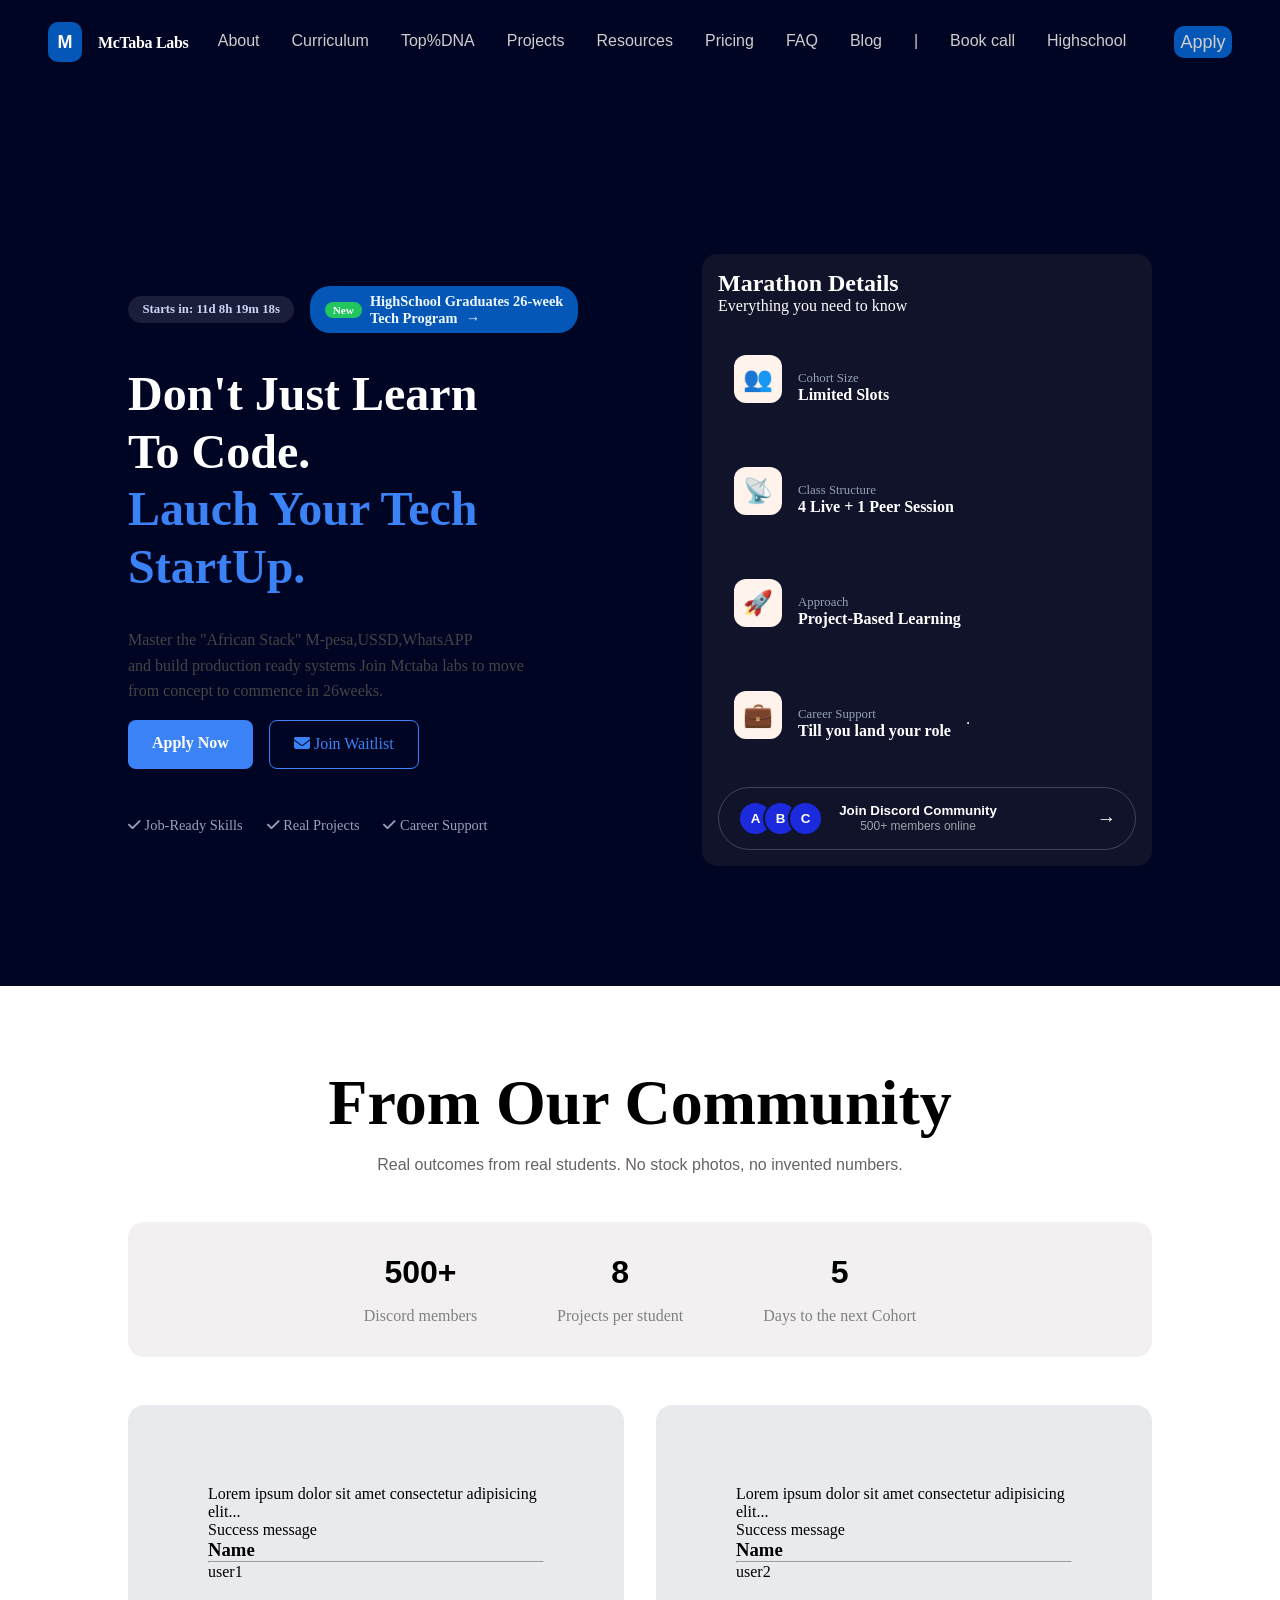
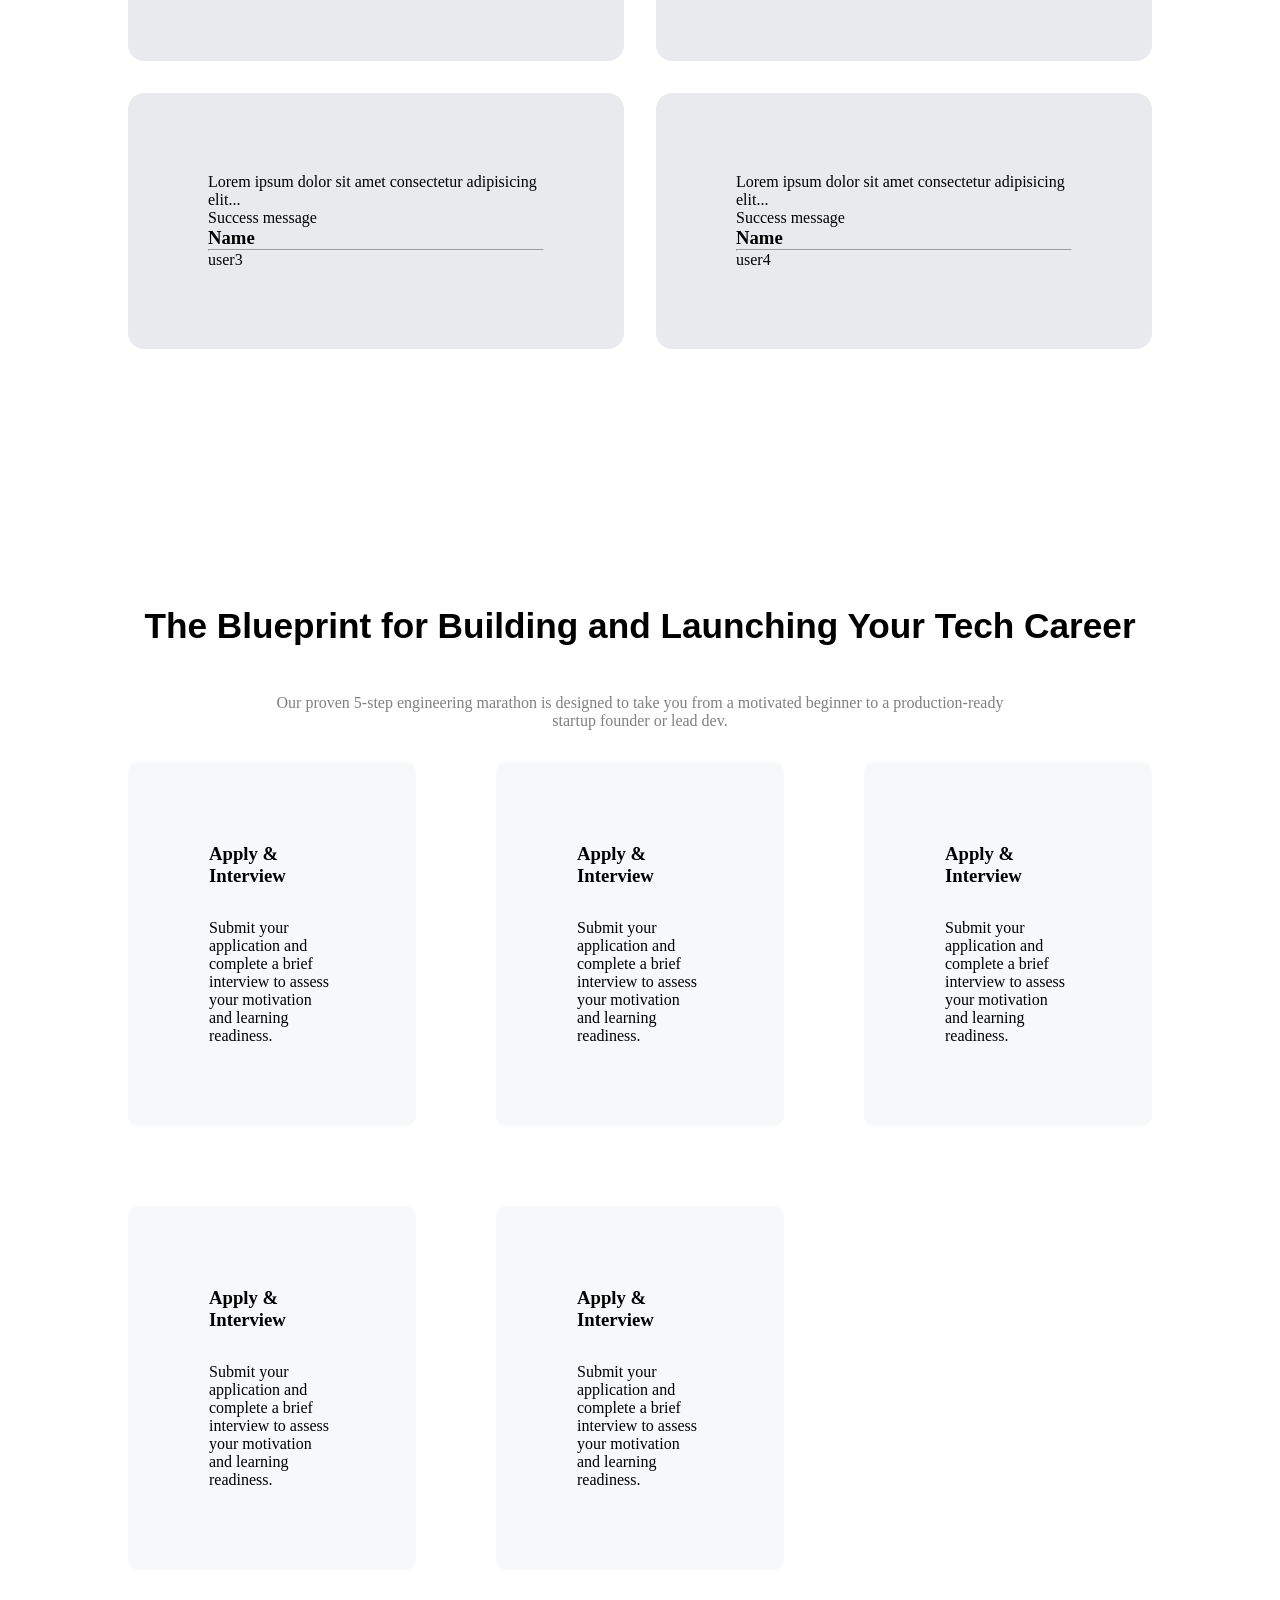
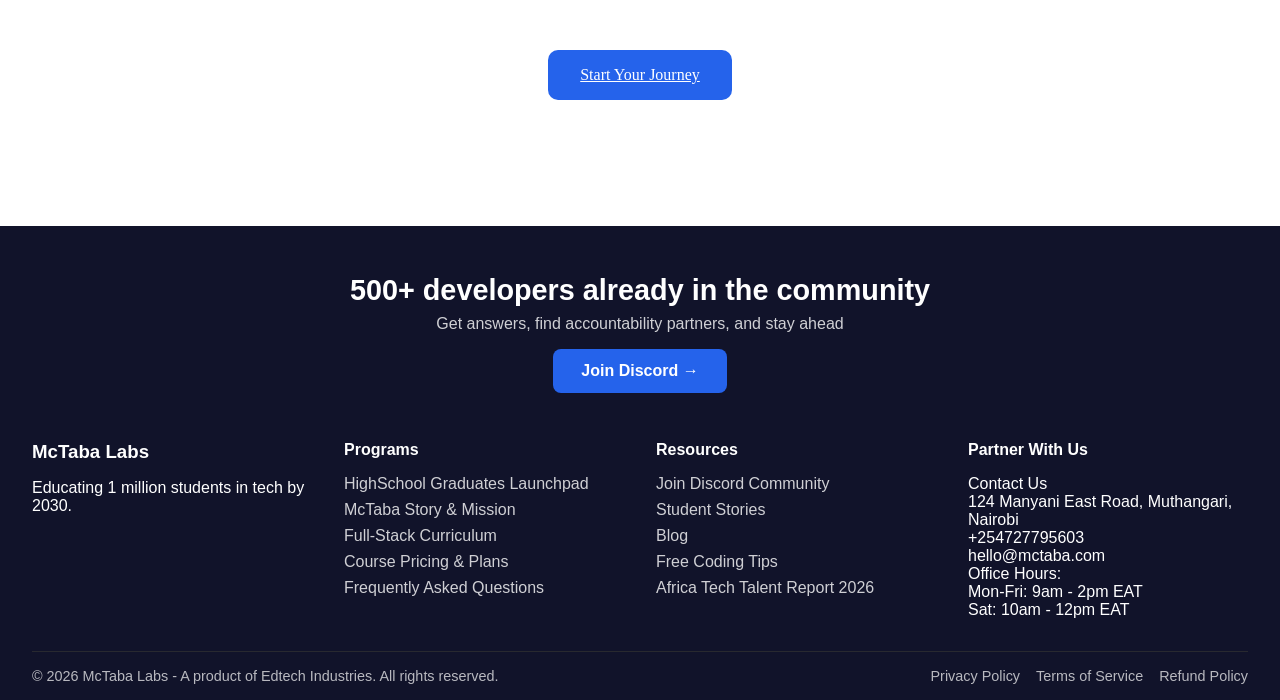
<file: index.html>
<!DOCTYPE html>
<html lang="en">
<head>
    <meta charset="UTF-8">
    <meta name="viewport" content="width=device-width, initial-scale=1.0">
    <title>Recreated Website Page</title>
    <link rel="stylesheet" href="https://cdnjs.cloudflare.com/ajax/libs/font-awesome/6.5.0/css/all.min.css">
    <link rel="stylesheet" href="styles.css">
</head>
<body>
    <header>
        <nav class="nav">
            <span class="logo"> <a href="#" class="McTaba">M</a>McTaba Labs</span>
            <ul class="nav-links">
                <li><a href="#">About</a></li>
                 <li><a href="#">Curriculum</a></li>
                  <li><a href="#">Top%DNA</a></li>
                   <li><a href="#">Projects</a></li>
                    <li><a href="#">Resources</a></li>
                     <li><a href="#">Pricing</a></li>
                      <li><a href="#">FAQ</a></li>
                       <li><a href="#">Blog</a></li>
                        <li><a href="#">|</a></li>
                         <li><a href="#">Book call</a></li>
                          <li><a href="highschool.html">Highschool</a></li>
                           <li><a href="#" class="btn-apply">Apply</a></li>
            </ul>
        </nav>
    </header>
    <main>
        <section class="hero">
                <div class="hero-tag">

                <article class="hero-right">

                    <div class="highlight">

                    <p class="countdown">Starts in: 11d 8h 19m 18s</p>

                
                    <div class="program-title">
                        <span class="badge">New</span>
                    <a href="#" class="Highschool">HighSchool Graduates 26-week <br>
                         Tech Program</a>
                    </div>

                    </div>

                    <h1 class="h1">
                        Don't Just Learn <br>To Code.<br>
                        <span class="span-text">
                            Lauch Your Tech <br> StartUp.
                        </span>
                    </h1>

                    <p class="description">
                        Master the "African Stack" M-pesa,USSD,WhatsAPP <br> and build production ready systems
                        Join Mctaba labs to move <br> from concept to commence in 26weeks.
                    </p>

                    <div class="cta-buttons">
                        <a href="#" class="cta-apply">Apply Now</a>
                        <a href="#" class="cta-join">
                            <i class="fa-solid fa-envelope"></i> Join Waitlist
                        </a>
                    </div>

                    <div class="highlights">
                        <span><i class="fas fa-check"></i> Job-Ready Skills</span>
                        <span><i class="fas fa-check"></i> Real Projects</span>
                        <span><i class="fas fa-check"></i> Career Support</span>
                    </div>

                </article>
            </div>

            <article class="hero-left">
                
                <h2>Marathon Details</h2>

                <p class="subtitle">Everything you need to know</p>

                <div class="hero-icons">

                    <div class="icon-item">
                        <span class="icon">👥</span>
                        <div>
                            <p>Cohort Size</p>
                            <h3>Limited Slots</h3>
                        </div>
                    </div>

                    <div class="icon-item">
                        <span class="icon">📡</span>
                        <div>
                            <p>Class Structure</p>
                            <h3>4 Live + 1 Peer Session</h3>
                        </div>
                    </div>

                    <div class="icon-item">
                        <span class="icon">🚀</span>
                        <div>
                            <p>Approach</p>
                            <h3>Project-Based Learning</h3>
                        </div>
                    </div>

                    <div class="icon-item">
                        <span class="icon">💼</span>
                        <div>
                            <p>Career Support</p>
                            <h3>Till you land your role</h3>
                        </div>

                        <hr>
                    </div>

                <button class="community-btn">
                <div class="letters">
                    <span class="letter a">A</span>
                    <span class="letter b">B</span>
                    <span class="letter c">C</span>
                </div>

                <div class="text">
                    <strong>Join Discord Community</strong>
                    <small>500+ members online</small>
                </div>

                <span class="arrow">→</span>
               </button>


                </div>

            </article>

            </div>
        </section>

<!-- community section -->
        <section class="community">

            <div class="community-tag">

            <h2 class="title">From Our Community</h2>

            <p class="para1">Real outcomes from real students. No stock photos, no invented numbers.</p>

            </div>

            <div class="community-stats">
                <div class="stat">
                    <h3>500+</h3>
                    <p>Discord members</p>
                </div>

                 <div class="stat">
                    <h3>8</h3>
                    <p>Projects per student</p>
                </div>


                 <div class="stat">
                    <h3>5</h3>
                    <p>Days to the next Cohort</p>
                </div>

                </div>

                <div class="testimonials">

                <article class="card">
                    <p>Lorem ipsum dolor sit amet consectetur adipisicing elit...</p>
                    <span>Success message</span>
                    <div class="user">
                        <h3>Name</h3>
                        <hr>
                        <p>user1</p>
                    </div>
                </article>

                <article class="card">
                    <p>Lorem ipsum dolor sit amet consectetur adipisicing elit...</p>
                    <span>Success message</span>
                    <div class="user">
                        <h3>Name</h3>
                        <hr>
                        <p>user2</p>
                    </div>
                </article>

                <article class="card">
                    <p>Lorem ipsum dolor sit amet consectetur adipisicing elit...</p>
                    <span>Success message</span>
                    <div class="user">
                        <h3>Name</h3>
                        <hr>
                        <p>user3</p>
                    </div>
                </article>

                <article class="card">
                    <p>Lorem ipsum dolor sit amet consectetur adipisicing elit...</p>
                    <span>Success message</span>
                    <div class="user">
                        <h3>Name</h3>
                        <hr>
                        <p>user4</p>
                    </div>
                </article>

            </div>

        </section>

        <!-- blueprint section -->
         <section class="blueprint">
            <div class="blueprint-header">
                <h2 class="h2">The Blueprint for Building and Launching Your Tech Career</h2>
                <p class="para2">Our proven 5-step engineering marathon is designed to take you from a motivated beginner to a production-ready <br>startup founder or lead dev.</p>
            </div>

            <div class="blueprint-cards">

            <div class="cards-b">
                <article class="cardb">
                    <h3>Apply & Interview</h3>
                    <p>Submit your application and complete a brief interview to assess your motivation and learning readiness.</p>
                </article>
            </div>

              <div class="cards-b">
                <article class="cardb">
                    <h3>Apply & Interview</h3>
                    <p>Submit your application and complete a brief interview to assess your motivation and learning readiness.</p>
                </article>


                
            </div>


              <div class="cards-b">
                <article class="cardb">
                    <h3>Apply & Interview</h3>
                    <p>Submit your application and complete a brief interview to assess your motivation and learning readiness.</p>
                </article>


                
            </div>

              <div class="cards-b">
                <article class="cardb">
                    <h3>Apply & Interview</h3>
                    <p>Submit your application and complete a brief interview to assess your motivation and learning readiness.</p>
                </article>


                
            </div>

              <div class="cards-b">
                <article class="cardb">
                    <h3>Apply & Interview</h3>
                    <p>Submit your application and complete a brief interview to assess your motivation and learning readiness.</p>
                </article>


                
            </div>

            </div>
            <a href="#" class="start">Start Your Journey</a>
         </section>


         <!-- footer section -->

        <footer class="footer">
            
            <div class="footer-cta">
                <h2>500+ developers already in the community</h2>
                <p>Get answers, find accountability partners, and stay ahead</p>
                <a href="#" class="btn-discord">Join Discord →</a>
            </div>

            
            <div class="footer-content">
                
                <div class="footer-col">
                <h3>McTaba Labs</h3>
                <p>Educating 1 million students in tech by 2030.</p>
                </div>

                <div class="footer-col">
                <h4>Programs</h4>
                <ul>
                    <li>HighSchool Graduates Launchpad</li>
                    <li>McTaba Story & Mission</li>
                    <li>Full-Stack Curriculum</li>
                    <li>Course Pricing & Plans</li>
                    <li>Frequently Asked Questions</li>
                </ul>
                </div>

                <div class="footer-col">
                <h4>Resources</h4>
                <ul>
                    <li>Join Discord Community</li>
                    <li>Student Stories</li>
                    <li>Blog</li>
                    <li>Free Coding Tips</li>
                    <li>Africa Tech Talent Report 2026</li>
                </ul>
                </div>

        
                <div class="footer-col">
                <h4>Partner With Us</h4>
                <p>Contact Us</p>
                <p>124 Manyani East Road, Muthangari, Nairobi</p>
                <p>+254727795603</p>
                <p>hello@mctaba.com</p>
                <p>Office Hours:</p>
                <p>Mon-Fri: 9am - 2pm EAT</p>
                <p>Sat: 10am - 12pm EAT</p>
                </div>
            </div>


            <div class="footer-bottom">
                <p>© 2026 McTaba Labs - A product of Edtech Industries. All rights reserved.</p>
                <ul>
                <li>Privacy Policy</li>
                <li>Terms of Service</li>
                <li>Refund Policy</li>
                </ul>
            </div>
            </footer>


    </main>
</body>
</html>
</file>
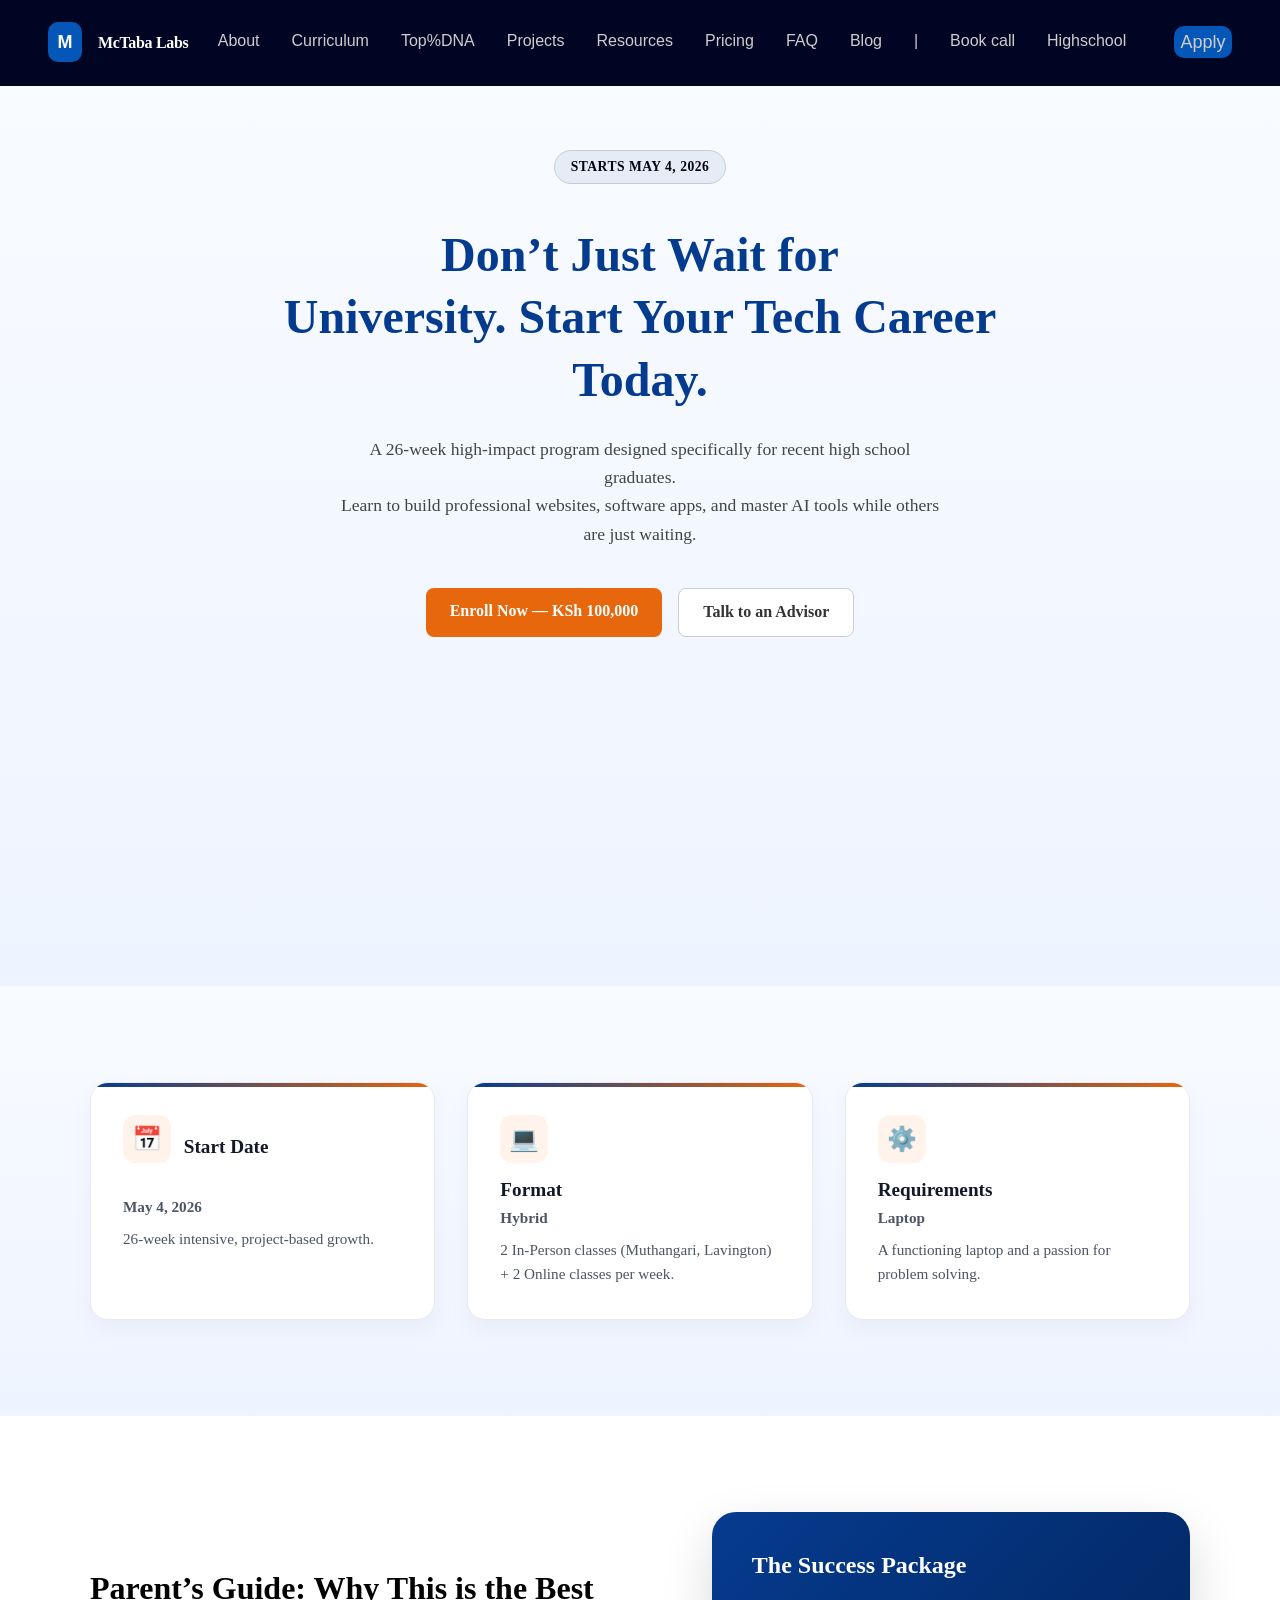
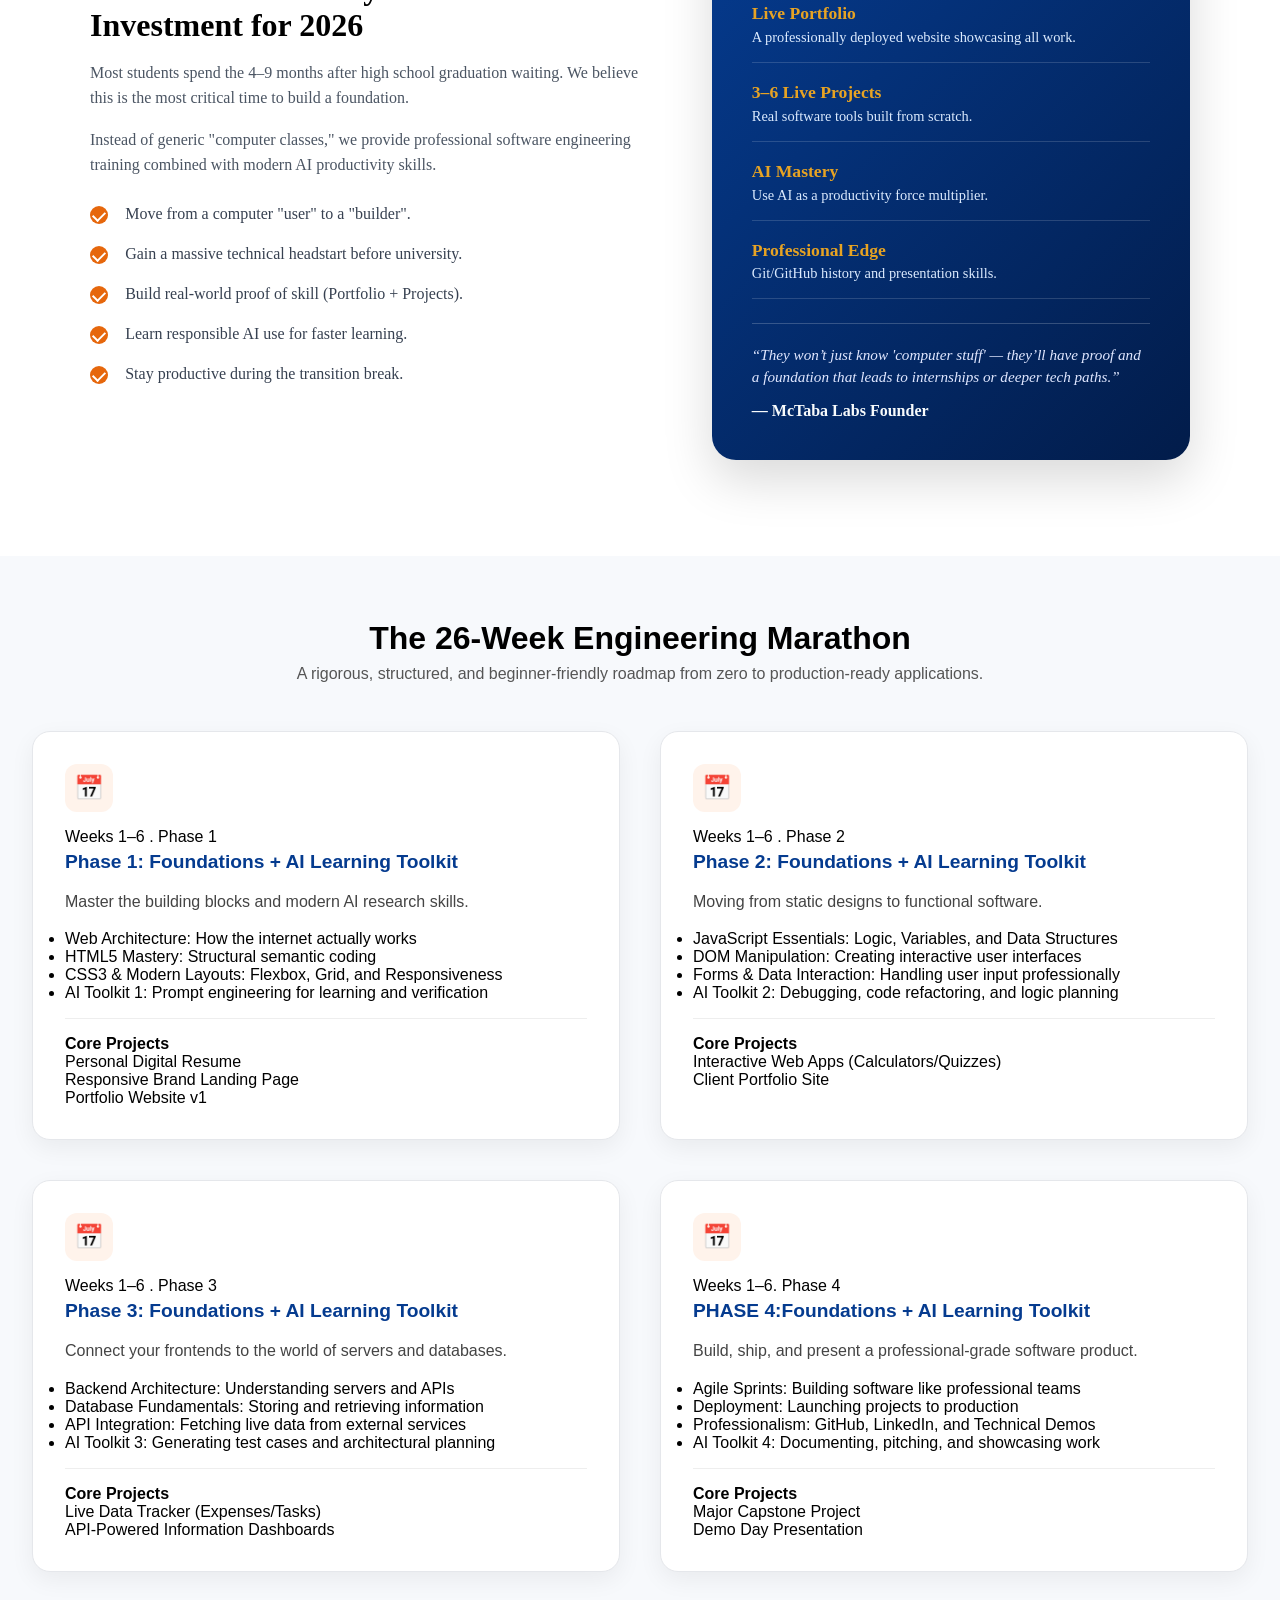
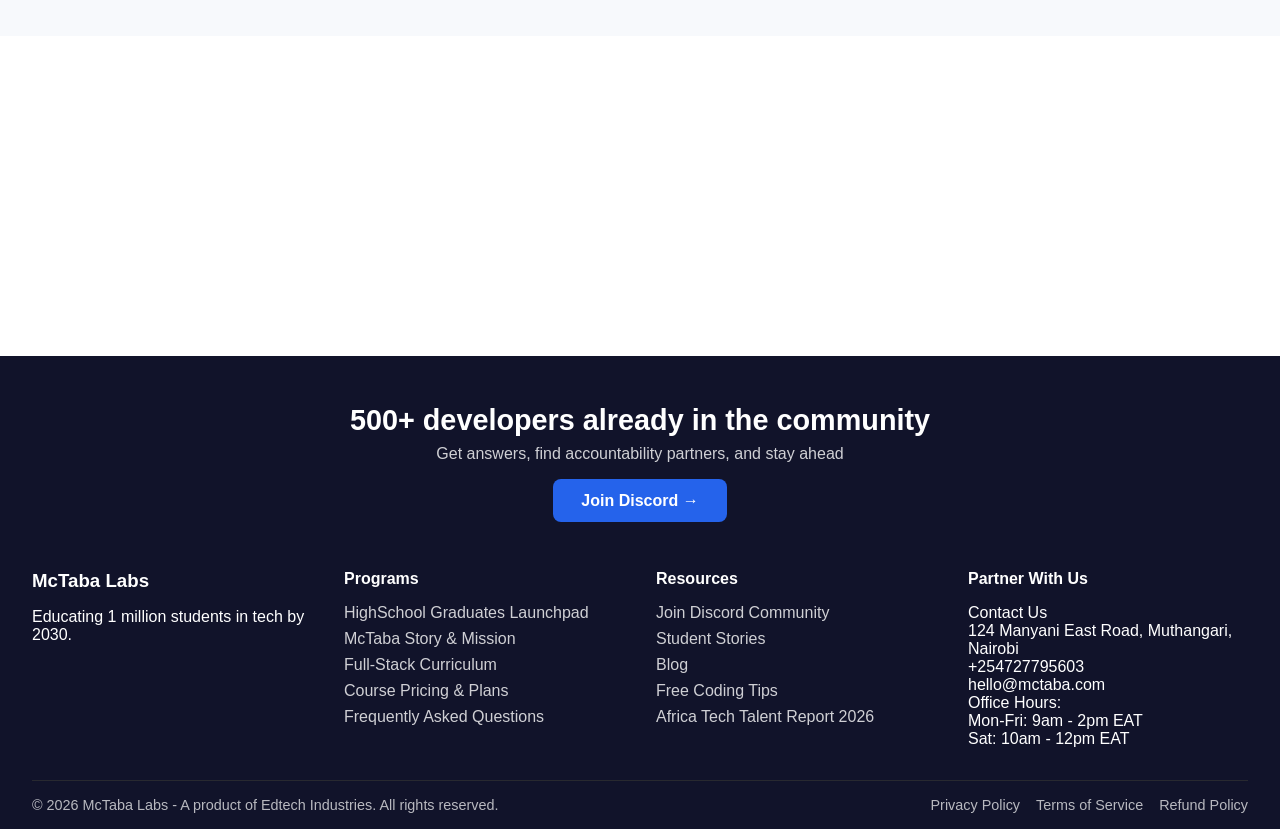
<file: highschool.html>
<!DOCTYPE html>
<html lang="en">
<head>
    <meta charset="UTF-8">
    <meta name="viewport" content="width=device-width, initial-scale=1.0">
    <title>HighSchool</title>
      <link rel="stylesheet" href="https://cdnjs.cloudflare.com/ajax/libs/font-awesome/6.5.0/css/all.min.css">
      <link rel="stylesheet" href="styles.css">

      <header>
        <nav class="nav">
            <span class="logo"> <a href="#" class="McTaba">M</a>McTaba Labs</span>
            <ul class="nav-links">
                <li><a href="#">About</a></li>
                 <li><a href="#">Curriculum</a></li>
                  <li><a href="#">Top%DNA</a></li>
                   <li><a href="#">Projects</a></li>
                    <li><a href="#">Resources</a></li>
                     <li><a href="#">Pricing</a></li>
                      <li><a href="#">FAQ</a></li>
                       <li><a href="#">Blog</a></li>
                        <li><a href="#">|</a></li>
                         <li><a href="#">Book call</a></li>
                          <li><a href="#">Highschool</a></li>
                           <li><a href="#" class="btn-apply">Apply</a></li>
            </ul>
        </nav>
    </header>

    <main>
        <section class="hero-highsch">
            <a href="#" class="btn-startdate">STARTS MAY 4, 2026</a>
            <span class="donotwait">
                Don’t Just Wait for  <br> University.
                Start Your Tech Career <br> Today.
            </span>

            <p>A 26-week high-impact program designed specifically for recent high school graduates. <br>Learn to build professional websites, software apps, and master AI tools while others are just waiting.</p>

            <div class="hero-buttons">
            <a href="#" class="enroll">Enroll Now — KSh 100,000</a>
            <a href="#" class="Advice">Talk to an Advisor</a>
            </div>

        </section>


        <section class="program-details">

            <div class="details-container">

                <article class="detail-card">
                
                 <header>
                    <div class="icon">📅</div>
                    <h3>Start Date</h3>
                 </header>

                <p class="highlight">May 4, 2026</p>
                <p>26-week intensive, project-based growth.</p>

                </article>

                <article class="detail-card">
                    <div class="icon">💻</div>
                    <h3>Format</h3>
                    <p class="highlight">Hybrid</p>
                    <p>2 In-Person classes (Muthangari, Lavington) + 2 Online classes per week.</p>
                </article>

                <article class="detail-card">
                    <div class="icon">⚙️</div>
                    <h3>Requirements</h3>
                    <p class="highlight">Laptop</p>
                    <p>A functioning laptop and a passion for problem solving.</p>
                </article>

            </div>

        </section>



            <section class="parents-guide">

                <div class="guide-wrapper">

        
                    <div class="guide-left">
                        <h2>Parent’s Guide: Why This is the Best Investment for 2026</h2>

                        <p>
                            Most students spend the 4–9 months after high school graduation waiting. 
                            We believe this is the most critical time to build a foundation.
                        </p>

                        <p>
                            Instead of generic "computer classes," we provide professional software engineering training 
                            combined with modern AI productivity skills.
                        </p>

                        
                    <ul class="benefits-list">

                        <li>Move from a computer "user" to a "builder".</li>
                        <li>Gain a massive technical headstart before university.</li>
                        <li>Build real-world proof of skill (Portfolio + Projects).</li>
                        <li>Learn responsible AI use for faster learning.</li>
                        <li>Stay productive during the transition break.</li>
                    </ul>

                    </div>


                     <div class="guide-right">

                        <h3>The Success Package</h3>

                        <article class="package-item">
                            <h4>Live Portfolio</h4>
                            <p>A professionally deployed website showcasing all work.</p>
                        </article>

                        <article class="package-item">
                            <h4>3–6 Live Projects</h4>
                            <p>Real software tools built from scratch.</p>
                        </article>

                        <article class="package-item">
                            <h4>AI Mastery</h4>
                            <p>Use AI as a productivity force multiplier.</p>
                        </article>

                        <article class="package-item">
                            <h4>Professional Edge</h4>
                            <p>Git/GitHub history and presentation skills.</p>
                        </article>

                        <div class="package-quote">
                            <p>
                                “They won’t just know 'computer stuff' — they’ll have proof and a foundation that leads to internships or deeper tech paths.”
                            </p>
                            <span class="founder">— McTaba Labs Founder</span>
                        </div>

                    </div>

                </div>

            </section>


                <section class="roadmap-section">

                <h2 class="section-title">The 26-Week Engineering Marathon</h2>
                <p class="section-subtitle">
                    A rigorous, structured, and beginner-friendly roadmap from zero to production-ready applications.
                </p>


                <div class="roadmap-grid">

                
                    <article class="phase-card">
                        <header>
                            <div class="icon">📅</div>
                            <span class="weeks">Weeks 1–6 . Phase 1</span>
                            <h4> Phase 1: Foundations + AI Learning Toolkit</h4>
                        </header>

                        <p class="description">
                            Master the building blocks and modern AI research skills.
                        </p>

                        <ul class="topics">
                            <li>Web Architecture: How the internet actually works</li>
                            <li>HTML5 Mastery: Structural semantic coding</li>
                            <li>CSS3 & Modern Layouts: Flexbox, Grid, and Responsiveness</li>
                            <li>AI Toolkit 1: Prompt engineering for learning and verification</li>
                        </ul>

                        <div class="projects">
                            <strong>Core Projects</strong>
                            <p>Personal Digital Resume</p>
                            <p>Responsive Brand Landing Page</p>
                            <p>Portfolio Website v1</p>
                        </div>
                    </article>

                    <article class="phase-card">
                        <header>
                            <div class="icon">📅</div>
                            <span class="weeks">Weeks 1–6 . Phase 2</span>
                
                            <h4>Phase 2: Foundations + AI Learning Toolkit</h4>
                        </header>

                        <p class="description">
                            Moving from static designs to functional software.
                        </p>

                        <ul class="topics">
                            <li>JavaScript Essentials: Logic, Variables, and Data Structures</li>
                            <li>DOM Manipulation: Creating interactive user interfaces</li>
                            <li>Forms & Data Interaction: Handling user input professionally</li>
                            <li>AI Toolkit 2: Debugging, code refactoring, and logic planning</li>
                        </ul>

                        <div class="projects">
                            <strong>Core Projects</strong>
                            <p>Interactive Web Apps (Calculators/Quizzes)</p>
                            <p>Client Portfolio Site</p>
                        </div>
                    </article>

                    
                    <article class="phase-card">

                        <header>
                        <div class="icon">📅</div>
                        <span class="weeks">Weeks 1–6 . Phase 3</span>
                        <h4>Phase 3: Foundations + AI Learning Toolkit</h4>
                    </header>
                        

                        <p class="description">
                            Connect your frontends to the world of servers and databases.
                        </p>

                        <ul class="topics">
                            <li>Backend Architecture: Understanding servers and APIs</li>
                            <li>Database Fundamentals: Storing and retrieving information</li>
                            <li>API Integration: Fetching live data from external services</li>
                            <li>AI Toolkit 3: Generating test cases and architectural planning</li>
                        </ul>

                        <div class="projects">
                            <strong>Core Projects</strong>
                            <p>Live Data Tracker (Expenses/Tasks)</p>
                            <p>API-Powered Information Dashboards</p>
                        </div>
                    </article>

        
                    <article class="phase-card">

                            <header>
                            <div class="icon">📅</div>
                            <span class="weeks">Weeks 1–6. Phase 4</span>
                            <h4>PHASE 4:Foundations + AI Learning Toolkit</h4>
                        </header>

                        <p class="description">
                            Build, ship, and present a professional-grade software product.
                        </p>

                        <ul class="topics">
                            <li>Agile Sprints: Building software like professional teams</li>
                            <li>Deployment: Launching projects to production</li>
                            <li>Professionalism: GitHub, LinkedIn, and Technical Demos</li>
                            <li>AI Toolkit 4: Documenting, pitching, and showcasing work</li>
                        </ul>

                        <div class="projects">
                            <strong>Core Projects</strong>
                            <p>Major Capstone Project</p>
                            <p>Demo Day Presentation</p>
                        </div>
                    </article>

                </div>

            </section>


            <footer class="footer">
        
            <div class="footer-cta">
                <h2>500+ developers already in the community</h2>
                <p>Get answers, find accountability partners, and stay ahead</p>
                <a href="#" class="btn-discord">Join Discord →</a>
            </div>

            
            <div class="footer-content">
                
                <div class="footer-col">
                <h3>McTaba Labs</h3>
                <p>Educating 1 million students in tech by 2030.</p>
                </div>

                
                <div class="footer-col">
                <h4>Programs</h4>
                <ul>
                    <li>HighSchool Graduates Launchpad</li>
                    <li>McTaba Story & Mission</li>
                    <li>Full-Stack Curriculum</li>
                    <li>Course Pricing & Plans</li>
                    <li>Frequently Asked Questions</li>
                </ul>
                </div>

                
                <div class="footer-col">
                <h4>Resources</h4>
                <ul>
                    <li>Join Discord Community</li>
                    <li>Student Stories</li>
                    <li>Blog</li>
                    <li>Free Coding Tips</li>
                    <li>Africa Tech Talent Report 2026</li>
                </ul>
                </div>

                
                <div class="footer-col">
                <h4>Partner With Us</h4>
                <p>Contact Us</p>
                <p>124 Manyani East Road, Muthangari, Nairobi</p>
                <p>+254727795603</p>
                <p>hello@mctaba.com</p>
                <p>Office Hours:</p>
                <p>Mon-Fri: 9am - 2pm EAT</p>
                <p>Sat: 10am - 12pm EAT</p>
                </div>
            </div>

            
            <div class="footer-bottom">
                <p>© 2026 McTaba Labs - A product of Edtech Industries. All rights reserved.</p>
                <ul>
                <li>Privacy Policy</li>
                <li>Terms of Service</li>
                <li>Refund Policy</li>
                </ul>
            </div>
            </footer>
            



    </main>


</head>
<body>
    
</body>
</html>
</file>
<file: styles.css>
*{
    padding: 0;
    margin: 0;
    box-sizing: border-box;

}
.nav{
    position: sticky;
    display: flex;
    justify-content: space-between;
    align-items: center;
    z-index: 100;
    border-bottom: 1px solid #010524;
    padding: 2rem;
    background-color: #010524;
}
.logo{
    font-weight:bold;
    letter-spacing: -0.02em;
    font-family:Cambria, Cochin, Georgia, Times, 'Times New Roman', serif;
    color: white;
    font-weight: bolder;
}
.McTaba{
    background-color: rgb(4, 87, 182);
    padding: 0.6rem;
    border-radius: 10px;
    margin: 1rem;
    color: white;
    text-decoration: none;
    font-size: large;
    font-family: 'Lucida Sans', 'Lucida Sans Regular', 'Lucida Grande', 'Lucida Sans Unicode', Geneva, Verdana, sans-serif;
    font-weight:bold;
    
}

.nav-links{
    display: flex;
    position: relative;
    list-style: none;
    gap: 2rem;

}
.nav-links a{
    text-decoration: none;
    transition: 0.3s ease;
    color: rgb(207, 205, 205);
    font-family:'Trebuchet MS', 'Lucida Sans Unicode', 'Lucida Grande', 'Lucida Sans', Arial, sans-serif;
}
.btn-apply{
    background-color: rgb(4, 87, 182);
    padding: 0.4rem;
    border-radius: 10px;
    margin: 1rem;
    color: white;
    text-decoration: none;
    font-size: large;

}
.nav-links a:hover{
       color: white;
}

.hero{
    display: flex;
    justify-content: space-between;
    align-items: center;
    min-height: 100vh;
    background-color: #010524;
    padding: 0 10%;
    gap: 3rem;
    margin-bottom: 5rem;
}

.hero-tag{
    margin-top: 3rem;
    flex: 1;
}

.highlight{
    display: flex;
    align-items: center;
    gap: 1rem;
    flex-wrap: wrap;
    margin-bottom: 1.5rem;
}

.countdown{
    background: rgba(255,255,255,0.1);
    color: #cbd5f5;
    padding: 0.4rem 0.9rem;
    border-radius: 20px;
    font-size: 0.8rem;
    white-space: nowrap;
}
.program-title{
    display: flex;
    align-items: center;
    gap: 0.5rem;

    background-color:rgb(4, 87, 182);
    text-decoration: none;
    font-size: 0.9rem;
    padding: 0.4rem 0.9rem;
    border-radius: 20px;
    white-space: nowrap;
}

.Highschool{
    color: aliceblue;
}

.program-title a{
    text-decoration: none;
}


.program-title a::after{
    content: " →";
    margin-left: 0.3rem;
    transition: 0.3s ease;
}

.program-title:hover a::after{
    transform: translateX(4px);
}

.badge{
    background: #22c55e;
    color: white;
    font-size: 0.7rem;
    padding: 2px 8px;
    border-radius: 20px;
}

.h1{
    color: white;
    margin: 2rem 0;
    font-size: 3rem;
    line-height: 1.2;
}

.span-text{
    color: #3b82f6;
    font-weight: 700;
}

.description{
    color: #cbd5f5;
    margin-bottom: 2rem;
    line-height: 1.6;
}

.cta-buttons{
    margin-bottom: 3rem;
    display: flex;
    gap: 1rem;
}

.cta-apply{
    background-color: #3b82f6;
    color: white;
    padding: 0.9rem 1.5rem;
    border-radius: 8px;
    text-decoration: none;
    font-weight: 600;
    transition: 0.3s;
}

.cta-apply:hover{
    background-color: #2563eb;
}

.cta-join{
    border: 1px solid #3b82f6;
    color: #3b82f6;
    padding: 0.9rem 1.5rem;
    border-radius: 8px;
    text-decoration: none;
    transition: 0.3s;
}

.cta-join:hover{
    background-color: #3b82f6;
    color: white;
}

.highlights{
    display: flex;
    gap: 1.5rem;
    color: #94a3b8;
    font-size: 0.9rem;
}

.hero-left{
    background-color: #11132a;
    margin-top: 3rem;
    padding: 1rem;
    border-radius: 15px;
    color: white;

    max-width: 450px;   /* 👈 controls width */
    width: 100%;
}

.hero-icons{
    display: flex;
    flex-direction: column;
    gap: 1rem;
    margin-top: 1.5rem;
}

.icon-item{
    display: flex;
    align-items: center;
    gap: 1rem;
    padding: 1rem;
    border-radius: 10px;
    transition: 0.3s;
}

.icon{
    font-size: 1.5rem;
}

.icon-item p{
    font-size: 0.8rem;
    color: #94a3b8;
}

.icon-item h3{
    font-size: 1rem;
}


.community-btn {
    display: flex;
    align-items: center;
    gap: 1rem;
    padding: 0.8rem 1.2rem;
    border-radius: 50px;
    border: 1px solid rgba(255,255,255,0.2);
    background: transparent;
    color: white;
    cursor: pointer;
    transition: all 0.3s ease;
}


.letters {
    display: flex;
    align-items: center;
}

.letter {
    width: 35px;
    height: 35px;
    border-radius: 50%;
    background: #1a2adc;
    display: flex;
    align-items: center;
    justify-content: center;
    font-weight: bold;
    border: 2px solid #11132a;
    margin-left: -10px;
    transition: transform 0.3s ease;
}

.letter:first-child {
    margin-left: 0;
}

.text {
    display: flex;
    flex-direction: column;
    line-height: 1.2;
}

.text small {
    font-size: 0.75rem;
    color: rgba(255,255,255,0.6);
}

.arrow {
    margin-left: auto;
    font-size: 1.2rem;
    transition: transform 0.3s ease;
}

.community-btn:hover {
    background: rgba(255,255,255,0.05);
    border-color: rgba(255,255,255,0.4);
}

.community-btn:hover .letter {
    transform: translateY(-3px);
}

.community-btn:hover .arrow {
    transform: translateX(5px);
}

/* community section */

.community{
    height: 100vh;
    margin-bottom: 15rem;
}


.community-tag{
    text-align: center;
}
.title{

    font-size:4em;
    margin-bottom: 1rem;
}
.para1{

    color: rgb(103, 99, 99);
    font-family:Arial, Helvetica, sans-serif;
    margin-bottom: 3rem;
}

.community-stats{

    display: flex;
    justify-content: center;
    align-items: center;
    gap:5rem;
    text-align: center;

    background-color:rgb(242, 240, 240);
    max-width: 80%;
    padding: 2rem;
    border-radius: 1rem;
    

    margin: 0 auto;
    margin-bottom: 3rem;
    
}

.stat p{
    color:grey;
    font-weight: 400;
}


.stat h3{
    
    font-size: 2rem;
    font-family: Arial, Helvetica, sans-serif;
    margin-bottom: 1rem;
}

.testimonials{
    display: grid;
    grid-template-columns: repeat(4, 1fr);
    gap: 2rem;

    max-width: 1100px;
    margin: 3rem auto;
    max-width: 80%;

}

.card {
    background: #e9eaed;
    color:black;
    padding: 5rem;
    border-radius: 1rem;

    display: flex;
    flex-direction: column;
    justify-content: space-between;

    transition: all 0.3s ease;

    grid-column: span 2;
}



/* blueprint section */

.blueprint{

    margin-bottom: 10rem;
    height: 100vh;
}

.blueprint-header{
    text-align: center;

}

.h2{
    font-size: 2.2rem;
    margin-bottom: 3rem;

font-family: Arial, Helvetica, sans-serif;
}

.para2{
    color: grey;
    margin-bottom: 2rem;

}

.blueprint-cards{
    display: grid;
    grid-template-columns: repeat(3, 1fr);
    gap: 5rem;

    justify-items: center;
    align-items: center;

    max-width: 80%;
    margin: 0 auto;

    margin-bottom: 5rem;
}


.cards-b{
    background-color: #f7f8fa;
    padding: 5rem;
    border-radius: 10px;

    border: 1px solid transparent;
    transition: all 0.3s ease;

}

.cards-b h3{
    margin-bottom: 2rem;
}

.cards-b:hover{
    
    transform: translateY(-10px); 
    border-color: #49494f;
    box-shadow: 0 10px 25px rgba(48, 48, 58, 0.2);
    
}

.start {
    display: block; 
    width: fit-content;       
    padding: 1rem 2rem;
    background-color: #2563eb;
    color: white;
    border-radius: 10px;
    text-align: center;
    cursor: pointer;

    margin: 0 auto;
    margin-bottom: 5rem;
}

.start a{

    text-decoration: none;
}

/* footer section */

.footer {

  margin-top: 20rem;
  background-color: #11132a;
  color: #fff;
  padding: 3rem 2rem 1rem 2rem;
  font-family: 'Arial', sans-serif;
  
}

.footer a {
  color: #fff;
  text-decoration: none;
}

.footer-cta {
  text-align: center;
  margin-bottom: 3rem;
}

.footer-cta h2 {
  font-size: 1.8rem;
  margin-bottom: 0.5rem;
}

.footer-cta p {
  margin-bottom: 1rem;
  font-size: 1rem;
  opacity: 0.8;
}

.btn-discord {
  background-color: #2563eb;
  padding: 0.8rem 1.8rem;
  border-radius: 8px;
  font-weight: bold;
  display: inline-block;
  transition: all 0.3s ease;
}

.btn-discord:hover {
  background-color: #1d4ed8;
  transform: translateY(-3px);
}

.footer-content {
  display: grid;
  grid-template-columns: repeat(auto-fit, minmax(220px, 1fr));
  gap: 2rem;
  margin-bottom: 2rem;
}

.footer-col h3, .footer-col h4 {
  margin-bottom: 1rem;
  color: #fff;
}

.footer-col ul {
  list-style: none;
  padding: 0;
}

.footer-col ul li {
  margin-bottom: 0.5rem;
  opacity: 0.8;
}

.footer-bottom {
  border-top: 1px solid #333;
  padding-top: 1rem;
  display: flex;
  flex-wrap: wrap;
  justify-content: space-between;
  font-size: 0.9rem;
  opacity: 0.7;
}

.footer-bottom ul {
  list-style: none;
  display: flex;
  gap: 1rem;
  padding: 0;
  margin: 0;
}

.footer-bottom ul li:hover {
  text-decoration: underline;
  cursor: pointer;
} 



/* highschool */

.hero-highsch {
    min-height: 100vh;
    text-align: center;
    padding: 4rem 2rem 6rem;
    display: flex;
    flex-direction: column;
    align-items: center;
    justify-content: center;
    justify-content: flex-start;
    gap: 1.5rem;
    background: linear-gradient(to bottom, #f8fbff, #eef4ff);
}

.btn-startdate {
    background-color: #e6ecf5;
    border-radius: 50px;
    padding: 8px 16px;
    text-decoration: none;
    color: #010415;
    font-weight: 600;
    font-size: 0.85rem;
    border: 1px solid #c5ccd6;
    letter-spacing: 0.5px;
}

.donotwait {
    font-size: 3rem;
    font-weight: 800;
    color: #053b8f;
    line-height: 1.3;
    margin-top: 1rem;
}

.hero-highsch p {
    font-size: 1.1rem;
    color: #444;
    max-width: 600px;
    line-height: 1.6;
}

.hero-buttons {
    display: flex;
    gap: 1rem;
    margin-top: 1rem;
    flex-wrap: wrap;
    justify-content: center;
}

.enroll {
    background-color: #e6670c;
    color: white;
    padding: 0.9rem 1.5rem;
    border-radius: 8px;
    text-decoration: none;
    font-weight: 600;
    transition: 0.3s ease;
}

.enroll:hover {
    background-color: #cc580a;
    transform: translateY(-2px);
}

.Advice {
    background-color: white;
    padding: 0.9rem 1.5rem;
    border-radius: 8px;
    border: 1px solid #ccc;
    text-decoration: none;
    color: #333;
    font-weight: 600;
    transition: 0.3s ease;
}

.Advice:hover {
    background-color: #f5f5f5;
    transform: translateY(-2px);
}


/* Program details */

.program-details {
    padding: 6rem 2rem;
    background: linear-gradient(to bottom, #f8fbff, #eef4ff);
}

.details-container {
    max-width: 1100px;
    margin: 0 auto;
    display: grid;
    grid-template-columns: repeat(auto-fit, minmax(280px, 1fr));
    gap: 2rem;
}

.detail-card {
    background: #ffffff;
    padding: 2rem;
    border-radius: 18px;
    border: 1px solid #e6eaf0;
    box-shadow: 0 10px 25px rgba(0, 0, 0, 0.04);
    transition: all 0.3s ease;
    position: relative;
    overflow: hidden;
}

.detail-card::before {
    content: "";
    position: absolute;
    top: 0;
    left: 0;
    width: 100%;
    height: 4px;
    background: linear-gradient(to right, #053b8f, #e6670c);
}

.detail-card:hover {
    transform: translateY(-8px);
    box-shadow: 0 18px 40px rgba(0, 0, 0, 0.08);
}

.detail-card header {
    display: flex;
    align-items: center;
    gap: 0.8rem;
    margin-bottom: 1rem;
}

.icon {
    width: 50px;
    height: 50px;
    background: #eef4ff;
    border-radius: 12px;
    display: flex;
    align-items: center;
    justify-content: center;
    font-size: 1.4rem;
    flex-shrink: 0;
}

.detail-card h3 {
    font-size: 1.2rem;
    font-weight: 700;
    color: #111827;
}

.highlight {
    font-size: 1.15rem;
    font-weight: 700;
    color: #053b8f;
    margin-bottom: 0.5rem;
}

.detail-card p {
    font-size: 0.95rem;
    color: #4b5563;
    line-height: 1.6;
}

.detail-card > .icon {
    margin-bottom: 1rem;
}

.detail-card > h3 {
    margin-bottom: 0.3rem;
}


/* SECTION  parents guide*/
.parents-guide {
    padding: 6rem 2rem;
    background: #ffffff;
}

.guide-wrapper {
    max-width: 1100px;
    margin: 0 auto;
    display: grid;
    grid-template-columns: 1.2fr 1fr;
    gap: 3rem;
    align-items: center;
}


.guide-left h2 {
    font-size: 2rem;
    font-weight: 800;
    margin-bottom: 1rem;
}

.guide-left p {
    color: #4b5563;
    margin-bottom: 1rem;
    line-height: 1.6;
}

.benefits-list {
    list-style: none;
    padding: 0;
    margin-top: 1.5rem;
}

.benefits-list li {
    position: relative;
    padding-left: 2.2rem;
    margin-bottom: 1rem;
    color: #374151;
    line-height: 1.5;
}

 .benefits-list li::before {
    content: "";
    position: absolute;
    left: 0;
    top: 4px;
    width: 18px;
    height: 18px;
    border-radius: 50%;
    background: #e6670c;
}

.benefits-list li::after {
    content: "";
    position: absolute;
    left: 5px;
    top: 7px;
    width: 6px;
    height: 10px;
    border: solid white;
    border-width: 0 2px 2px 0;
    transform: rotate(45deg);
}

.guide-right {
    background: linear-gradient(135deg, #053b8f, #021c4a);
    color: white;
    padding: 2.5rem;
    border-radius: 24px;
    box-shadow: 0 20px 50px rgba(0, 0, 0, 0.15);
}


.guide-right h3 {
    font-size: 1.5rem;
    margin-bottom: 1.5rem;
}

.package-item {
    margin-bottom: 1.2rem;
    padding-bottom: 1rem;
    border-bottom: 1px solid rgba(255, 255, 255, 0.15);
}

.package-item:last-child {
    border-bottom: none;
}

.package-item h4 {
    font-size: 1.1rem;
    margin-bottom: 0.3rem;
    color: rgba(248, 171, 29, 0.932);
}

.package-item p {
    font-size: 0.9rem;
    color: #dbeafe;
}

.package-quote {
    margin-top: 1.5rem;
    padding-top: 1.2rem;
    border-top: 1px solid rgba(255, 255, 255, 0.2);
    color: #e0e7ff;
}


.package-quote p {
    font-style: italic;
    font-size: 0.95rem;
    line-height: 1.5;
}


.package-quote span {
    display: block;
    margin-top: 0.8rem;
    font-weight: 900;
    font-size: 2.5 rem;
    color: rgb(248, 251, 252);
}


.roadmap-section {
    padding: 4rem 2rem;
    background: #f7f9fc;
    font-family: Arial, Helvetica, sans-serif;
}

.section-title {
    text-align: center;
    font-size: 2rem;
    margin-bottom: 0.5rem;
    font-weight: 700;
}

.section-subtitle {
    text-align: center;
    margin-bottom: 3rem;
    color: #555;
}

.roadmap-grid {
    display: grid;
    grid-template-columns: repeat(2, 1fr);
    gap: 2.5rem;
}

.phase-card {
    background: #ffffff;
    border-radius: 18px;
    padding: 2rem; /* increased padding */
    border: 1px solid #e5e7eb;
    box-shadow: 0 8px 25px rgba(0,0,0,0.06);
    transition: transform 0.3s ease, box-shadow 0.3s ease;
}

.phase-card:hover {
    transform: translateY(-6px);
    box-shadow: 0 12px 30px rgba(0,0,0,0.1);
}

.icon {
    width: 48px;
    height: 48px;
    font-size: 1.5rem;
    display: flex;
    align-items: center;
    justify-content: center;
    background: #fff3eb;
    border-radius: 12px;
    margin-bottom: 1rem;
}

.phase-card h4 {
    margin: 0.3rem 0 0;
    font-size: 1.2rem;
    font-weight: 700;
    color: #053b8f;
}

.description {
    color: #444;
    margin: 1rem 0;
    font-size: 1rem;
}

/* .topics li {
    margin-bottom: 0.6rem;
    padding-left: 1.2rem;
    position: relative;
}

.topics li::before {
    content: "•";
    position: absolute;
    left: 0;
    color: #fc8436;
    font-weight: bold;
} */

.projects {
    border-top: 1px solid #eee;
    padding-top: 1rem;
    margin-top: 1rem;
}








@media (max-width: 900px){
    .hero{
        flex-direction: column;
        text-align: center;
    }

    .cta-buttons{
        justify-content: center;
    }

    .highlights{
        justify-content: center;
        flex-wrap: wrap;
    }

     .roadmap-grid {
        grid-template-columns: 1fr;

     }

}
</file>
